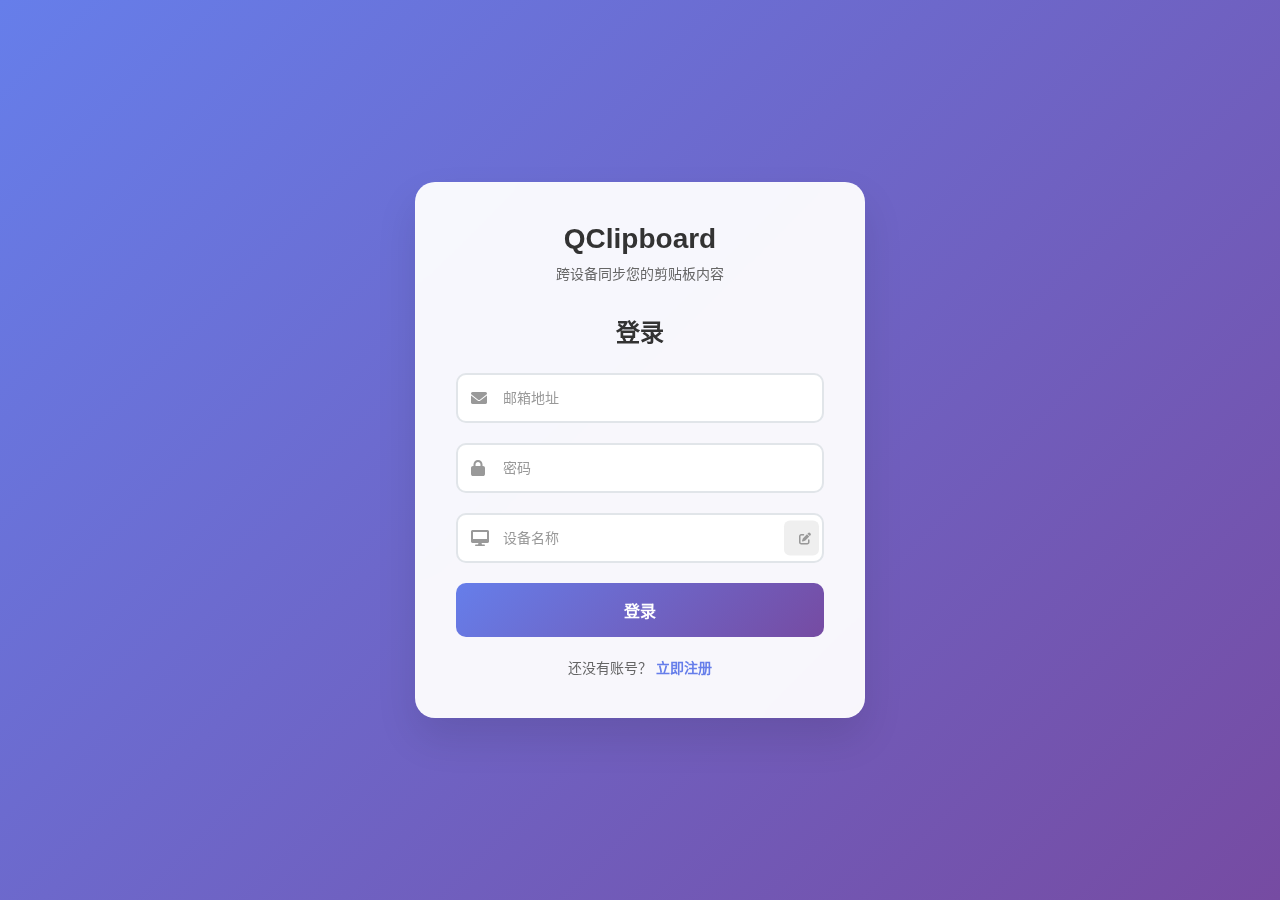
<file: static/index.html>
<!DOCTYPE html>
<html lang="zh-CN">
<head>
    <meta charset="UTF-8">
    <meta name="viewport" content="width=device-width, initial-scale=1.0">
    <title>QClipboard 同步服务- 登录/注册</title>
    <link rel="stylesheet" href="/static/style.css">
    <link href="https://cdnjs.cloudflare.com/ajax/libs/font-awesome/6.0.0/css/all.min.css" rel="stylesheet">
</head>
<body>
    <div class="container">
        <div class="form-container">
            <div class="form-header">
                <h1>QClipboard</h1>
                <p>跨设备同步您的剪贴板内容</p>
            </div>
            
            <!-- 登录表单 -->
            <form id="loginForm" class="form active">
                <h2>登录</h2>
                <div class="form-group">
                    <i class="fas fa-envelope"></i>
                    <input type="email" id="loginEmail" placeholder="邮箱地址" required>
                </div>
                <div class="form-group">
                    <i class="fas fa-lock"></i>
                    <input type="password" id="loginPassword" placeholder="密码" required>
                </div>
                <div class="form-group has-generate-btn">
                    <i class="fas fa-desktop"></i>
                    <input type="text" id="loginDeviceName" placeholder="设备名称" required>
                    <button type="button" id="generateDeviceNameBtn" class="generate-btn" title="自动生成设备名称">
                        <i class="fas fa-pen-to-square"></i>
                    </button>
                </div>
                <button type="submit" class="btn btn-primary">
                    <span class="btn-text">登录</span>
                    <span class="btn-loading" style="display: none;">
                        <i class="fas fa-spinner fa-spin"></i>
                    </span>
                </button>
                <p class="form-switch">
                    还没有账号？ <a href="#" onclick="switchForm('register')">立即注册</a>
                </p>
            </form>

            <!-- 注册表单 -->
            <form id="registerForm" class="form">
                <h2>注册</h2>

                <div class="form-group">
                    <i class="fas fa-envelope"></i>
                    <input type="email" id="registerEmail" placeholder="邮箱地址" required>
                </div>
                <div class="form-group">
                    <i class="fas fa-lock"></i>
                    <input type="password" id="registerPassword" placeholder="密码" required>
                </div>
                <div class="form-group">
                    <i class="fas fa-lock"></i>
                    <input type="password" id="registerConfirmPassword" placeholder="确认密码" required>
                </div>
                <button type="submit" class="btn btn-primary">
                    <span class="btn-text">注册</span>
                    <span class="btn-loading" style="display: none;">
                        <i class="fas fa-spinner fa-spin"></i>
                    </span>
                </button>
                <p class="form-switch">
                    已有账号？ <a href="#" onclick="switchForm('login')">立即登录</a>
                </p>
            </form>
        </div>
    </div>

    <!-- 消息提示 -->
    <div id="message" class="message" style="display: none;">
        <span id="messageText"></span>
        <button onclick="hideMessage()" class="message-close">
            <i class="fas fa-times"></i>
        </button>
    </div>

    <script src="/static/script.js"></script>
</body>
</html>
</file>
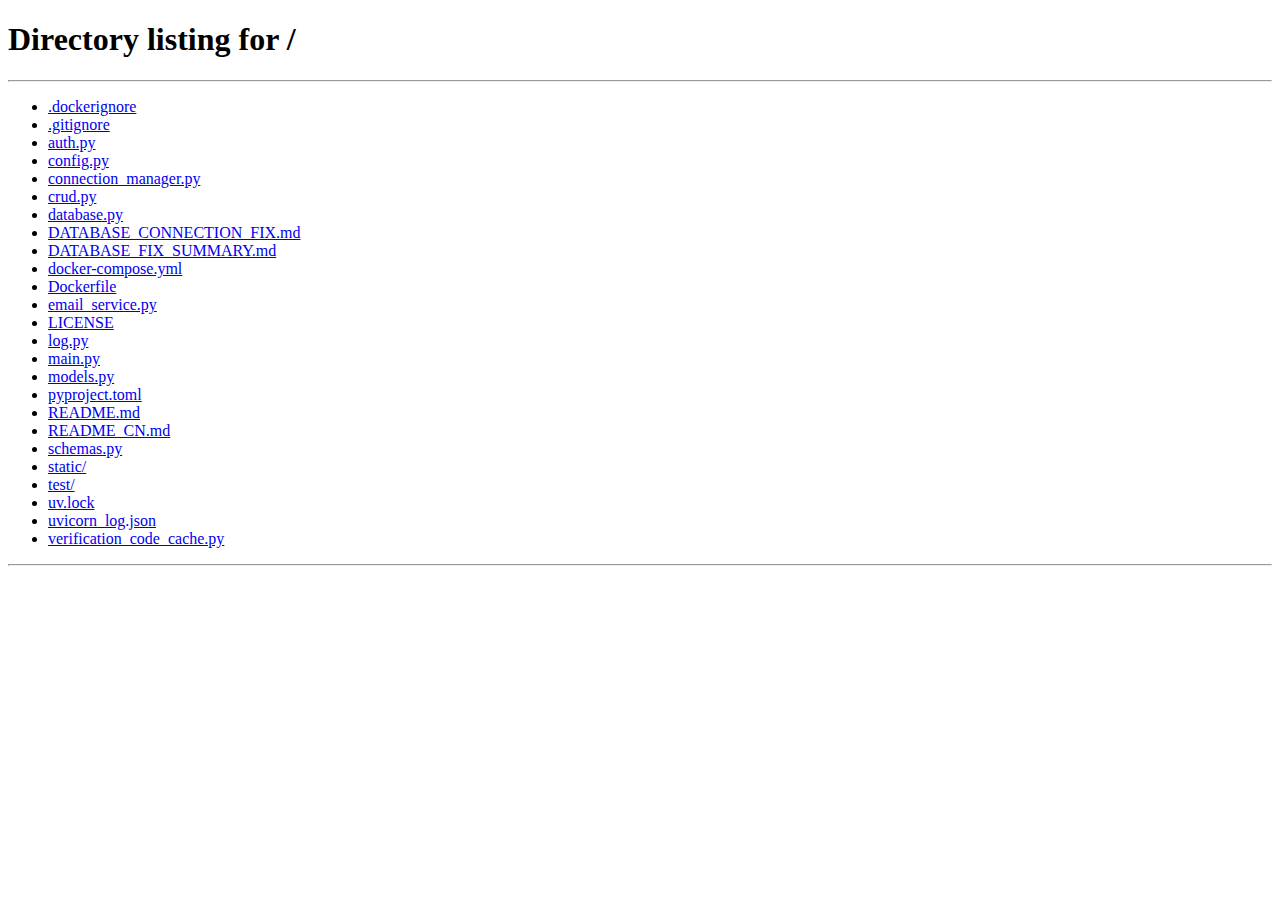
<file: static/dashboard.html>
<!DOCTYPE html>
<html lang="zh-CN">
<head>
    <meta charset="UTF-8">
    <meta name="viewport" content="width=device-width, initial-scale=1.0">
    <title>QClipboard Sync - 仪表板</title>
    <link rel="shortcut icon" href="/static/favicon.ico">
    <link rel="stylesheet" href="/static/style.css">
    <link href="https://cdnjs.cloudflare.com/ajax/libs/font-awesome/6.0.0/css/all.min.css" rel="stylesheet">
    <style>
        .dashboard-container {
            max-width: 800px;
            margin: 0 auto;
            padding: 40px 20px;
        }
        
        .dashboard-header {
            text-align: center;
            margin-bottom: 40px;
        }
        
        .dashboard-header h1 {
            color: white;
            font-size: 32px;
            margin-bottom: 10px;
        }
        
        .dashboard-header p {
            color: rgba(255, 255, 255, 0.8);
            font-size: 16px;
        }
        
        .dashboard-card {
            background: rgba(255, 255, 255, 0.95);
            backdrop-filter: blur(10px);
            border-radius: 20px;
            padding: 30px;
            margin-bottom: 20px;
            box-shadow: 0 20px 40px rgba(0, 0, 0, 0.1);
            border: 1px solid rgba(255, 255, 255, 0.2);
        }
        
        .welcome-message {
            text-align: center;
            margin-bottom: 30px;
        }
        
        .welcome-message h2 {
            color: #333;
            font-size: 24px;
            margin-bottom: 10px;
        }
        
        .welcome-message p {
            color: #666;
            font-size: 16px;
        }
        
        .device-info {
            display: grid;
            grid-template-columns: repeat(2, 1fr);;
            gap: 20px;
            margin-bottom: 30px;
        }
        @media (max-width: 600px) {
            .device-info {
                grid-template-columns: 1fr;
            }
        }
        
        .info-item {
            text-align: center;
            padding: 20px;
            background: #f8f9fa;
            border-radius: 10px;
        }
        
        .info-item i {
            font-size: 24px;
            color: #667eea;
            margin-bottom: 10px;
        }
        
        .info-item h3 {
            color: #333;
            font-size: 16px;
            margin-bottom: 5px;
        }
        
        .info-item p {
            color: #666;
            font-size: 14px;
        }
        
        .logout-btn {
            background: linear-gradient(135deg, #f44336 0%, #d32f2f 100%);
            color: white;
            border: none;
            padding: 12px 24px;
            border-radius: 10px;
            font-size: 16px;
            font-weight: 600;
            cursor: pointer;
            transition: all 0.3s ease;
        }
        
        .logout-btn:hover {
            transform: translateY(-2px);
            box-shadow: 0 10px 20px rgba(244, 67, 54, 0.3);
        }
    
    </style>
</head>
<body>
    <div class="dashboard-container">
        <div class="dashboard-header">
            <h1>QClipboard 剪贴板同步</h1>
            <p>欢迎使用跨设备剪贴板同步服务</p>
        </div>
        
        <div class="dashboard-card">
            <div class="welcome-message">
                <h2>登录成功！</h2>
                <p>您已成功连接到 QClipboard 同步服务</p>
            </div>
            
            <div class="device-info">
                <div class="info-item">
                    <i class="fas fa-user"></i>
                    <h3>用户ID</h3>
                    <p id="userId">加载中...</p>
                </div>
                <div class="info-item">
                    <i class="fas fa-mobile-alt"></i>
                    <h3>设备ID</h3>
                    <p id="deviceId">加载中...</p>
                </div>
                <div class="info-item">
                    <i class="fas fa-clock"></i>
                    <h3>登录时间</h3>
                    <p id="loginTime">加载中...</p>
                </div>
                <div class="info-item">
                    <i class="fas fa-wifi"></i>
                    <h3>连接状态</h3>
                    <p id="connectionStatus">已连接</p>
                </div>
            </div>
            
            <div style="text-align: center;">
                <button class="logout-btn" onclick="logout()">
                    <i class="fas fa-sign-out-alt"></i> 退出登录
                </button>
            </div>
        </div>
        
    </div>

    <script>
        // 页面加载时检查登录状态
        document.addEventListener('DOMContentLoaded', function() {
            const token = localStorage.getItem('access_token');
            if (!token) {
                window.location.href = '/';
                return;
            }
            
            // 解析JWT token获取用户信息
            try {
                const payload = JSON.parse(atob(token.split('.')[1]));
                document.getElementById('userId').textContent = payload.sub || '未知';
                // 优化设备ID显示，超出则截断并显示省略号
                const deviceIdElem = document.getElementById('deviceId');
                const deviceId = payload.device_id || '未知';
                if (deviceId.length > 32) {
                    deviceIdElem.textContent = deviceId.slice(0, 16) + '...' + deviceId.slice(-8);
                    deviceIdElem.title = deviceId; // 鼠标悬停显示完整ID
                } else {
                    deviceIdElem.textContent = deviceId;
                }
                document.getElementById('loginTime').textContent = new Date().toLocaleString('zh-CN');
            } catch (error) {
                console.error('解析token失败:', error);
                document.getElementById('userId').textContent = '解析失败';
                document.getElementById('deviceId').textContent = '解析失败';
                document.getElementById('loginTime').textContent = '解析失败';
            }
        });
        
        // 退出登录
        function logout() {
            localStorage.removeItem('access_token');
            localStorage.removeItem('refresh_token');
            window.location.href = '/';
        }
        
        // 定期检查token有效性
        setInterval(function() {
            const token = localStorage.getItem('access_token');
            if (!token) {
                window.location.href = '/';
                return;
            }
            
            try {
                const payload = JSON.parse(atob(token.split('.')[1]));
                const exp = payload.exp * 1000; // 转换为毫秒
                
                if (Date.now() >= exp) {
                    // Token已过期
                    localStorage.removeItem('access_token');
                    localStorage.removeItem('refresh_token');
                    window.location.href = '/';
                }
            } catch (error) {
                console.error('检查token失败:', error);
            }
        }, 60000); // 每分钟检查一次
    </script>
</body>
</html>
</file>
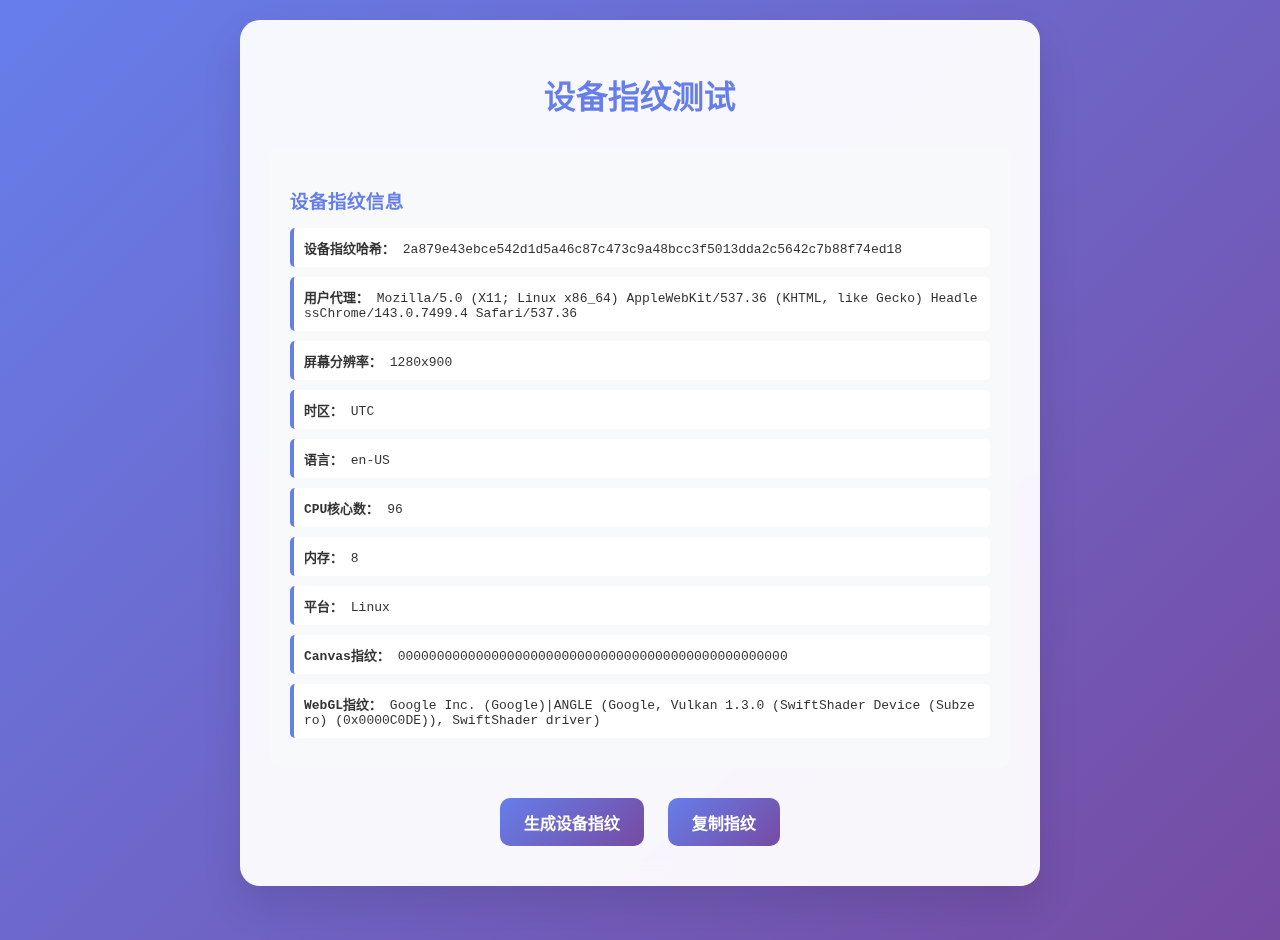
<file: static/test_fingerprint.html>
<!DOCTYPE html>
<html lang="zh-CN">
<head>
    <meta charset="UTF-8">
    <meta name="viewport" content="width=device-width, initial-scale=1.0">
    <title>设备指纹测试</title>
    <style>
        body {
            font-family: Arial, sans-serif;
            max-width: 800px;
            margin: 0 auto;
            padding: 20px;
            background: linear-gradient(135deg, #667eea 0%, #764ba2 100%);
            min-height: 100vh;
            color: white;
        }
        .container {
            background: rgba(255, 255, 255, 0.95);
            backdrop-filter: blur(10px);
            border-radius: 20px;
            padding: 30px;
            box-shadow: 0 20px 40px rgba(0, 0, 0, 0.1);
            color: #333;
        }
        h1 {
            text-align: center;
            color: #667eea;
            margin-bottom: 30px;
        }
        .fingerprint-info {
            background: #f8f9fa;
            padding: 20px;
            border-radius: 10px;
            margin-bottom: 20px;
        }
        .fingerprint-info h3 {
            color: #667eea;
            margin-bottom: 15px;
        }
        .fingerprint-info p {
            margin: 10px 0;
            font-family: monospace;
            background: #fff;
            padding: 10px;
            border-radius: 5px;
            border-left: 4px solid #667eea;
            word-break: break-all;
        }
        .btn {
            background: linear-gradient(135deg, #667eea 0%, #764ba2 100%);
            color: white;
            border: none;
            padding: 12px 24px;
            border-radius: 10px;
            font-size: 16px;
            font-weight: 600;
            cursor: pointer;
            transition: all 0.3s ease;
            margin: 10px;
        }
        .btn:hover {
            transform: translateY(-2px);
            box-shadow: 0 10px 20px rgba(102, 126, 234, 0.3);
        }
        .loading {
            display: none;
            text-align: center;
            color: #667eea;
        }
    </style>
</head>
<body>
    <div class="container">
        <h1>设备指纹测试</h1>
        
        <div class="fingerprint-info">
            <h3>设备指纹信息</h3>
            <p><strong>设备指纹哈希：</strong> <span id="fingerprintHash">点击生成按钮获取</span></p>
            <p><strong>用户代理：</strong> <span id="userAgent"></span></p>
            <p><strong>屏幕分辨率：</strong> <span id="screenResolution"></span></p>
            <p><strong>时区：</strong> <span id="timezone"></span></p>
            <p><strong>语言：</strong> <span id="languages"></span></p>
            <p><strong>CPU核心数：</strong> <span id="cpuCores"></span></p>
            <p><strong>内存：</strong> <span id="memory"></span></p>
            <p><strong>平台：</strong> <span id="platform"></span></p>
            <p><strong>Canvas指纹：</strong> <span id="canvasFingerprint"></span></p>
            <p><strong>WebGL指纹：</strong> <span id="webglFingerprint"></span></p>
        </div>
        
        <div style="text-align: center;">
            <button class="btn" onclick="generateFingerprint()">生成设备指纹</button>
            <button class="btn" onclick="copyFingerprint()">复制指纹</button>
        </div>
        
        <div class="loading" id="loading">
            <p>正在生成设备指纹...</p>
        </div>
    </div>

    <script>
        // 浏览器端设备指纹生成
        async function generateDeviceFingerprint() {
            const fingerprint = {
                userAgent: navigator.userAgent,
                screen: `${screen.width}x${screen.height}`,
                timezone: Intl.DateTimeFormat().resolvedOptions().timeZone,
                languages: navigator.languages.join(','),
                hardwareConcurrency: navigator.hardwareConcurrency || 'unknown',
                deviceMemory: navigator.deviceMemory || 'unknown',
                platform: navigator.userAgentData?.platform || navigator.platform || 'unknown',
                // 添加Canvas指纹
                canvasHash: await generateCanvasFingerprint(),
                // WebGL指纹
                webglHash: await generateWebGLFingerprint(),
            };
            
            // 生成SHA-256哈希作为设备指纹
            const fingerprintString = JSON.stringify(fingerprint);
            const hashBuffer = await crypto.subtle.digest('SHA-256', 
                new TextEncoder().encode(fingerprintString));
            return Array.from(new Uint8Array(hashBuffer))
                .map(b => b.toString(16).padStart(2, '0')).join('');
        }

        // 生成Canvas指纹
        async function generateCanvasFingerprint() {
            const canvas = document.createElement('canvas');
            const ctx = canvas.getContext('2d');
            ctx.textBaseline = 'top';
            ctx.font = '14px Arial';
            ctx.fillText('DeviceFingerprint@2023', 2, 2);
            const imageData = ctx.getImageData(0, 0, canvas.width, canvas.height);
            return Array.from(imageData.data).slice(0, 50).join(''); // 只取前50个值
        }

        // 生成WebGL指纹
        async function generateWebGLFingerprint() {
            try {
                const canvas = document.createElement('canvas');
                const gl = canvas.getContext('webgl') || canvas.getContext('experimental-webgl');
                if (!gl) return 'webgl_not_supported';
                
                const debugInfo = gl.getExtension('WEBGL_debug_renderer_info');
                if (!debugInfo) return 'debug_info_not_supported';
                
                const vendor = gl.getParameter(debugInfo.UNMASKED_VENDOR_WEBGL);
                const renderer = gl.getParameter(debugInfo.UNMASKED_RENDERER_WEBGL);
                
                return `${vendor}|${renderer}`;
            } catch (error) {
                return 'webgl_error';
            }
        }

        async function generateFingerprint() {
            document.getElementById('loading').style.display = 'block';
            
            try {
                const fingerprint = await generateDeviceFingerprint();
                document.getElementById('fingerprintHash').textContent = fingerprint;
                
                // 显示详细信息
                document.getElementById('userAgent').textContent = navigator.userAgent;
                document.getElementById('screenResolution').textContent = `${screen.width}x${screen.height}`;
                document.getElementById('timezone').textContent = Intl.DateTimeFormat().resolvedOptions().timeZone;
                document.getElementById('languages').textContent = navigator.languages.join(', ');
                document.getElementById('cpuCores').textContent = navigator.hardwareConcurrency || 'unknown';
                document.getElementById('memory').textContent = navigator.deviceMemory || 'unknown';
                document.getElementById('platform').textContent = navigator.userAgentData?.platform || navigator.platform || 'unknown';
                document.getElementById('canvasFingerprint').textContent = await generateCanvasFingerprint();
                document.getElementById('webglFingerprint').textContent = await generateWebGLFingerprint();
                
            } catch (error) {
                console.error('生成指纹失败:', error);
                document.getElementById('fingerprintHash').textContent = '生成失败: ' + error.message;
            } finally {
                document.getElementById('loading').style.display = 'none';
            }
        }

        function copyFingerprint() {
            const fingerprint = document.getElementById('fingerprintHash').textContent;
            if (fingerprint && fingerprint !== '点击生成按钮获取' && !fingerprint.startsWith('生成失败')) {
                navigator.clipboard.writeText(fingerprint).then(() => {
                    alert('设备指纹已复制到剪贴板！');
                }).catch(() => {
                    alert('复制失败，请手动复制');
                });
            } else {
                alert('请先生成设备指纹');
            }
        }

        // 页面加载时自动生成指纹
        window.addEventListener('load', generateFingerprint);
    </script>
</body>
</html>
</file>
<file: static/style.css>
* {
    margin: 0;
    padding: 0;
    box-sizing: border-box;
}

body {
    font-family: 'Segoe UI', Tahoma, Geneva, Verdana, sans-serif;
    background: linear-gradient(135deg, #667eea 0%, #764ba2 100%);
    min-height: 100vh;
    display: flex;
    align-items: center;
    justify-content: center;
    padding: 20px;
}

.container {
    width: 100%;
    max-width: 450px;
}

.form-container {
    background: rgba(255, 255, 255, 0.95);
    backdrop-filter: blur(10px);
    border-radius: 20px;
    padding: 40px;
    box-shadow: 0 20px 40px rgba(0, 0, 0, 0.1);
    border: 1px solid rgba(255, 255, 255, 0.2);
}

.form-header {
    text-align: center;
    margin-bottom: 30px;
}

.form-header h1 {
    color: #333;
    font-size: 28px;
    font-weight: 600;
    margin-bottom: 8px;
}

.form-header p {
    color: #666;
    font-size: 14px;
}

.form {
    display: none;
    opacity: 0;
    transform: translateY(20px);
    transition: all 0.3s ease;
}

.form.active {
    display: block;
    opacity: 1;
    transform: translateY(0);
}

.form h2 {
    color: #333;
    font-size: 24px;
    margin-bottom: 25px;
    text-align: center;
}

.form-group {
    position: relative;
    margin-bottom: 20px;
}

.form-group i {
    position: absolute;
    left: 15px;
    top: 50%;
    transform: translateY(-50%);
    color: #999;
    font-size: 16px;
    z-index: 1;
}

.form-group input,
.form-group select {
    width: 100%;
    padding: 15px 15px 15px 45px;
    border: 2px solid #e1e5e9;
    border-radius: 10px;
    font-size: 14px;
    transition: all 0.3s ease;
    background: #fff;
}

.form-group input:focus,
.form-group select:focus {
    outline: none;
    border-color: #667eea;
    box-shadow: 0 0 0 3px rgba(102, 126, 234, 0.1);
}

.form-group.has-generate-btn input {
    padding-right: 50px;
}

.generate-btn {
    position: absolute;
    right: 5px;
    top: 50%;
    transform: translateY(-50%);
    border: none;
    border-radius: 6px;
    width: 35px;
    height: 35px;
    cursor: pointer;
    transition: all 0.3s ease;
    display: flex;
    align-items: center;
    justify-content: center;
    font-size: 14px;
}

.generate-btn:hover {
    transform: translateY(-50%) scale(1.05);
    box-shadow: 0 4px 12px rgba(102, 126, 234, 0.3);
}

.generate-btn:active {
    transform: translateY(-50%) scale(0.95);
}

.generate-btn i {
    font-size: 12px;
}

.form-group input::placeholder {
    color: #999;
}

.btn {
    width: 100%;
    padding: 15px;
    border: none;
    border-radius: 10px;
    font-size: 16px;
    font-weight: 600;
    cursor: pointer;
    transition: all 0.3s ease;
    position: relative;
    overflow: hidden;
}

.btn-primary {
    background: linear-gradient(135deg, #667eea 0%, #764ba2 100%);
    color: white;
}

.btn-primary:hover {
    transform: translateY(-2px);
    box-shadow: 0 10px 20px rgba(102, 126, 234, 0.3);
}

.btn-primary:active {
    transform: translateY(0);
}

.btn:disabled {
    opacity: 0.7;
    cursor: not-allowed;
    transform: none;
}

.btn-loading {
    display: none;
}

.form-switch {
    text-align: center;
    margin-top: 20px;
    color: #666;
    font-size: 14px;
}

.form-switch a {
    color: #667eea;
    text-decoration: none;
    font-weight: 600;
}

.form-switch a:hover {
    text-decoration: underline;
}

/* 消息提示样式 */
.message {
    position: fixed;
    top: 20px;
    right: 20px;
    padding: 15px 20px;
    border-radius: 10px;
    color: white;
    font-weight: 500;
    z-index: 1000;
    display: flex;
    align-items: center;
    gap: 10px;
    max-width: 400px;
    animation: slideIn 0.3s ease;
}

.message.success {
    background: linear-gradient(135deg, #4CAF50 0%, #45a049 100%);
}

.message.error {
    background: linear-gradient(135deg, #f44336 0%, #d32f2f 100%);
}

.message.info {
    background: linear-gradient(135deg, #2196F3 0%, #1976D2 100%);
}

.message-close {
    background: none;
    border: none;
    color: white;
    cursor: pointer;
    font-size: 16px;
    padding: 0;
    margin-left: auto;
}

.message-close:hover {
    opacity: 0.8;
}

@keyframes slideIn {
    from {
        transform: translateX(100%);
        opacity: 0;
    }
    to {
        transform: translateX(0);
        opacity: 1;
    }
}

/* 响应式设计 */
@media (max-width: 480px) {
    .form-container {
        padding: 30px 20px;
    }
    
    .form-header h1 {
        font-size: 24px;
    }
    
    .form h2 {
        font-size: 20px;
    }
    
    .message {
        right: 10px;
        left: 10px;
        max-width: none;
    }
}

/* 加载动画 */
@keyframes spin {
    0% { transform: rotate(0deg); }
    100% { transform: rotate(360deg); }
}

.fa-spin {
    animation: spin 1s linear infinite;
}
</file>
